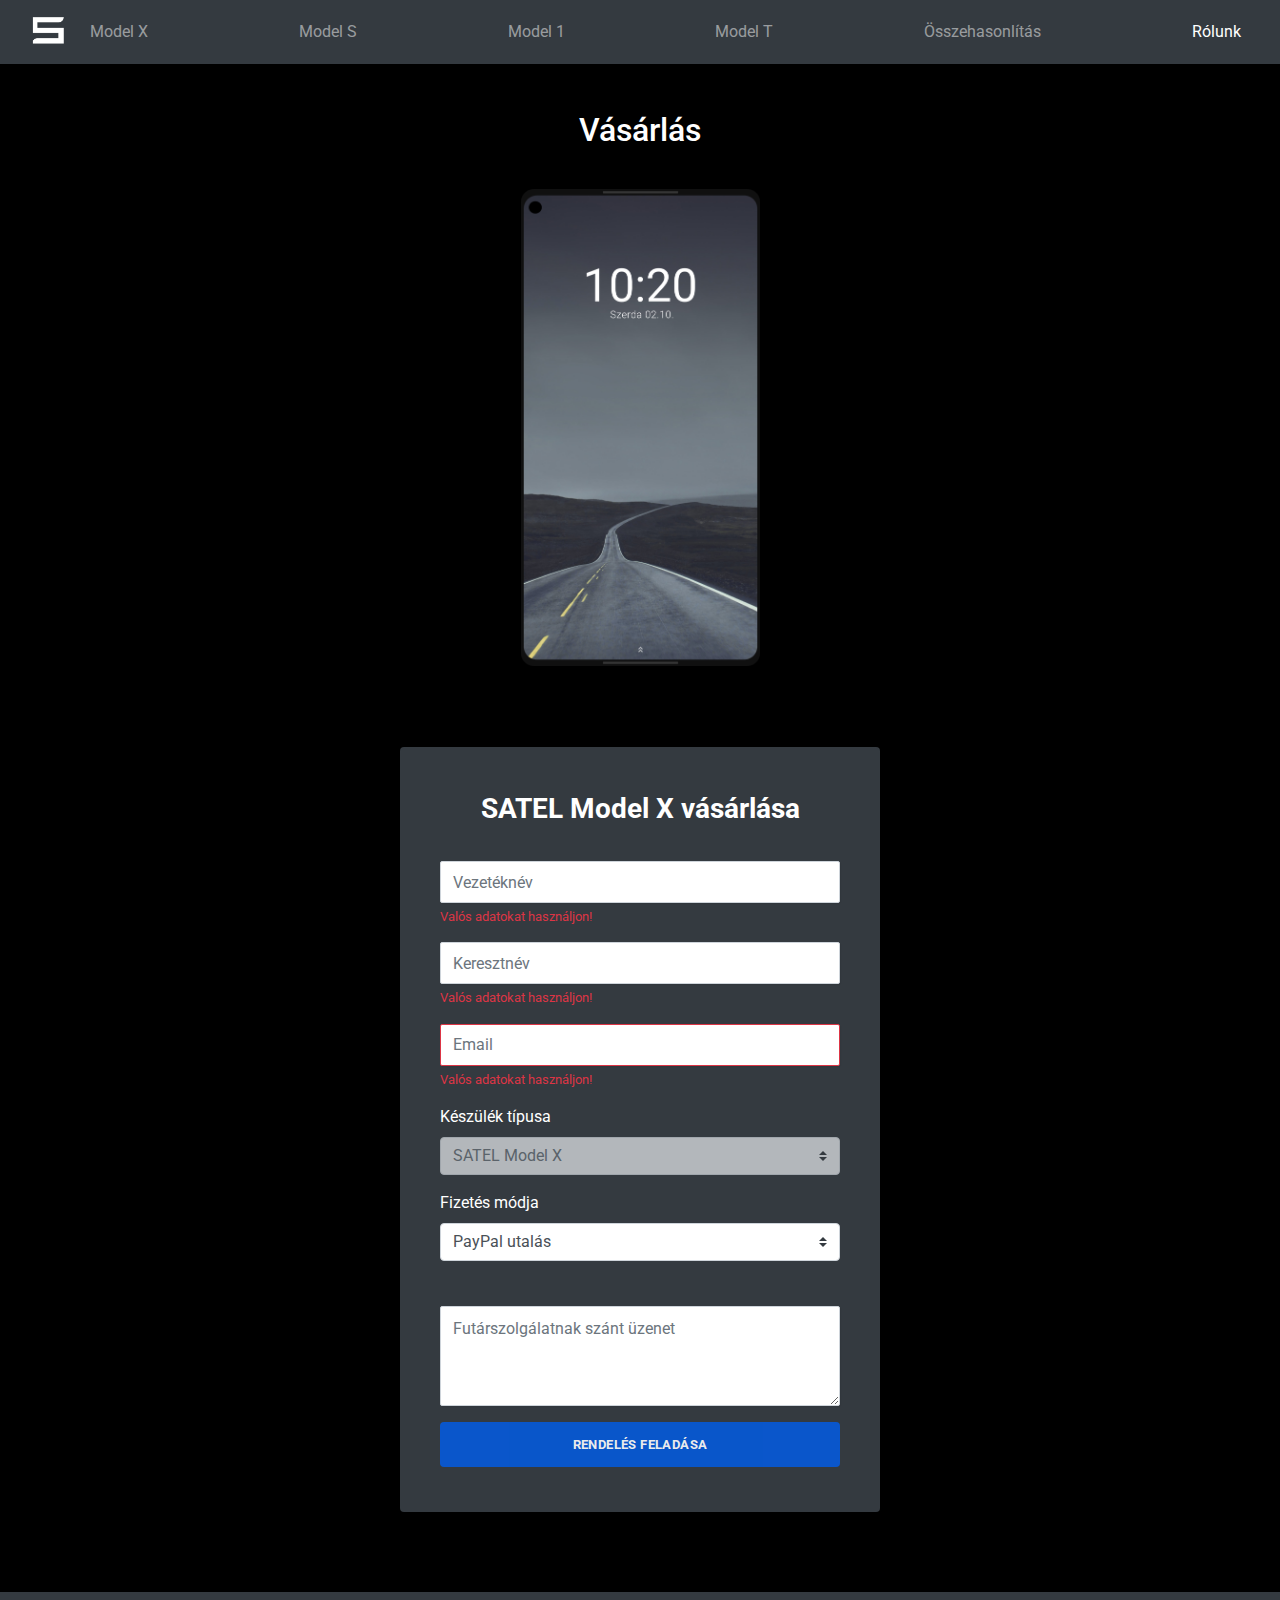
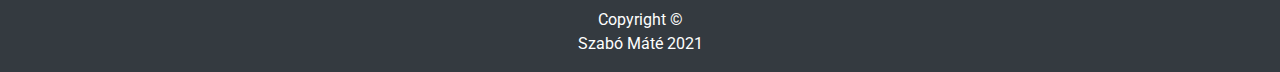
<file: x-buy.html>
<!DOCTYPE html>
<html style="color: rgb(17,17,17);">

<head>
    <meta charset="utf-8">
    <meta name="viewport" content="width=device-width, initial-scale=1.0, shrink-to-fit=no">
    <title>Vizsga</title>
    <link rel="icon" type="image/png" sizes="256x256" href="/assets/img/satel.png?h=edd8dccc657f54d1476982cf4995355c">
    <link rel="icon" type="image/png" sizes="256x256" href="/assets/img/satel.png?h=edd8dccc657f54d1476982cf4995355c">
    <link rel="icon" type="image/png" sizes="256x256" href="/assets/img/satel.png?h=edd8dccc657f54d1476982cf4995355c">
    <link rel="icon" type="image/png" sizes="256x256" href="/assets/img/satel.png?h=edd8dccc657f54d1476982cf4995355c">
    <link rel="icon" type="image/png" sizes="256x256" href="/assets/img/satel.png?h=edd8dccc657f54d1476982cf4995355c">
    <link rel="stylesheet" href="https://cdnjs.cloudflare.com/ajax/libs/twitter-bootstrap/4.5.2/css/bootstrap.min.css">
    <link rel="stylesheet" href="https://fonts.googleapis.com/css?family=Lora">
    <link rel="stylesheet" href="https://fonts.googleapis.com/css?family=Noto+Sans">
    <link rel="stylesheet" href="https://fonts.googleapis.com/css?family=Roboto:100,100i,300,300i,400,400i,500,500i,700,700i,900,900i">
    <link rel="stylesheet" href="https://fonts.googleapis.com/css?family=Roboto+Condensed">
    <link rel="stylesheet" href="https://fonts.googleapis.com/css?family=Roboto+Mono">
    <link rel="stylesheet" href="https://fonts.googleapis.com/css?family=Roboto+Slab">
    <link rel="stylesheet" href="https://cdnjs.cloudflare.com/ajax/libs/font-awesome/4.7.0/css/font-awesome.min.css">
    <link rel="stylesheet" href="/assets/css/styles.min.css?h=7497dab112566ddcca67f2061e583b41">
</head>

<body style="padding-top: 76px;color: rgb(255,255,255);background: rgb(0,0,0);font-family: Roboto, sans-serif;">
    <nav class="navbar navbar-dark navbar-expand-md fixed-top bg-dark">
        <div class="container-fluid"><a class="navbar-brand" href="/index.html" style="height: 48px;"><img id="logo" src="/assets/img/satel.png?h=edd8dccc657f54d1476982cf4995355c"></a><button data-toggle="collapse" class="navbar-toggler" data-target="#navcol-1"><span class="sr-only">Toggle navigation</span><span class="navbar-toggler-icon"></span></button>
            <div
                class="collapse navbar-collapse" id="navcol-1">
                <ul class="nav navbar-nav flex-grow-1 justify-content-between">
                    <li class="nav-item"><a class="nav-link" href="/index.html#model-x">Model X</a></li>
                    <li class="nav-item"><a class="nav-link" href="/index.html#model-s">Model S</a></li>
                    <li class="nav-item"><a class="nav-link" href="/index.html#model-1">Model 1</a></li>
                    <li class="nav-item"><a class="nav-link" href="/index.html#model-t">Model T</a></li>
                    <li class="nav-item"><a class="nav-link" href="#">Összehasonlítás</a></li>
                    <li class="nav-item"><a class="nav-link active" href="#">Rólunk</a></li>
                </ul>
        </div>
        </div>
    </nav>
    <!-- Start: Article Clean -->
    <div class="article-clean" style="margin-top: -10px;margin-bottom: 71px;background: #000000;color: rgb(255,255,255);font-family: Roboto, sans-serif;">
        <div class="container">
            <div class="row" style="color: rgb(255,255,255);background: #000000;">
                <div class="col-lg-10 col-xl-8 offset-lg-1 offset-xl-2">
                    <!-- Start: Intro -->
                    <div class="text-center intro">
                        <h1 class="text-center">Vásárlás</h1><img class="img-fluid" src="/assets/img/Phone%20front.png?h=cc3ca8992097038bd7f452d5cda0faaf" style="width: 239px;"></div>
                    <!-- End: Intro -->
                    <!-- Start: Text -->
                    <div class="text">
                        <figure></figure>
                    </div>
                    <!-- End: Text -->
                </div>
            </div>
        </div>
    </div>
    <!-- End: Article Clean -->
    <!-- Start: Contact Form Clean -->
    <div class="contact-clean" style="background: rgb(0,0,0);margin-top: -100px;">
        <form method="post" style="background: rgb(52,58,64);" action="https://formspree.io/mateszabo2001@gmail.com" enctype="multipart/form-data">
            <h2 class="text-center" style="color: rgb(255,255,255);">SATEL Model X vásárlása</h2>
            <!-- Start: Success Example -->
            <div class="form-group"><input class="form-control" type="text" name="name" placeholder="Vezetéknév" required="">
                <!-- Start: The Error Message --><small class="form-text text-danger">Valós adatokat használjon!</small>
                <!-- End: The Error Message -->
            </div>
            <!-- End: Success Example -->
            <div class="form-group"><input class="form-control" type="text" placeholder="Keresztnév" required="">
                <!-- Start: The Error Message --><small class="form-text text-danger">Valós adatokat használjon!</small>
                <!-- End: The Error Message -->
            </div>
            <!-- Start: Error Example -->
            <div class="form-group"><input class="form-control is-invalid" type="email" name="email" placeholder="Email" required="">
                <!-- Start: The Error Message --><small class="form-text text-danger">Valós adatokat használjon!</small>
                <!-- End: The Error Message -->
            </div>
            <!-- End: Error Example -->
            <div class="form-group"><label style="color: rgb(255,255,255);">Készülék típusa</label><select class="custom-select" required="" disabled=""><optgroup label="Okostelefonok"><option value="12" selected="">SATEL Model X</option><option value="13">SATEL Model S</option><option value="14">SATEL Model 1</option></optgroup></select></div>
            <div
                class="form-group"><label style="color: rgb(255,255,255);">Fizetés módja</label><select class="custom-select" required=""><optgroup label="Elérhető fizetési módok"><option value="12" selected="">PayPal utalás</option><option value="13">Előreutalás</option><option value="14">Utánvét</option></optgroup></select></div>
    <div
        class="form-group"><textarea class="form-control" name="message" placeholder="Futárszolgálatnak szánt üzenet" rows="14" minlength="10" style="margin-top: 45px;"></textarea></div>
        <div class="form-group text-center"><button class="btn btn-primary btn-block" type="">Rendelés feladása</button></div>
        </form>
        </div>
        <!-- End: Contact Form Clean -->
        <footer class="text-white d-flex d-xl-flex flex-column justify-content-center align-items-center align-content-center justify-content-xl-center align-items-xl-center" style="background: #343a40;height: 80px;width: 100%;position: absolute;/*bottom: 0;*/">
            <div class="d-flex d-xl-flex flex-column justify-content-xl-center align-items-xl-center">
                <p class="text-center" style="margin-bottom: 0;">Copyright ©<br></p>
                <p class="text-center" style="margin-bottom: 0;">Szabó Máté 2021<br></p>
            </div>
        </footer>
        <script src="https://cdnjs.cloudflare.com/ajax/libs/jquery/3.5.1/jquery.min.js"></script>
        <script src="https://cdnjs.cloudflare.com/ajax/libs/twitter-bootstrap/4.5.2/js/bootstrap.bundle.min.js"></script>
        <script src="/assets/js/script.min.js?h=87a98683d2d7c1551b198849b82b3c25"></script>
</body>

</html>
</file>
<file: assets/css/styles.min.css>
.article-clean{color:#56585b;background-color:#fff;font-family:Lora,serif;font-size:14px}.article-clean .intro{font-size:16px;margin:0 auto 30px}.article-clean .intro h1{font-size:32px;margin-bottom:15px;padding-top:20px;line-height:1.5;color:inherit;margin-top:20px}.article-clean .intro p{color:#929292;font-size:12px}.article-clean .intro p .by{font-style:italic}.article-clean .intro p .date{text-transform:uppercase;padding:4px 0 4px 10px;margin-left:10px;border-left:1px solid #ddd}.article-clean .intro p a{color:#333;text-transform:uppercase;padding-left:3px}.article-clean .intro img{margin-top:20px}.article-clean .text p{margin-bottom:20px;line-height:1.45}.article-clean .text h2{margin-top:28px;margin-bottom:20px;line-height:1.45;font-size:16px;font-weight:700;color:#333}@media (min-width:768px){.article-clean .text p{font-size:16px}.article-clean .text h2{font-size:20px}}.article-clean .text figure{text-align:center;margin-top:30px;margin-bottom:20px}.article-clean .text figure img{margin-bottom:12px;max-width:100%}.buy{margin-right:15px;cursor:pointer}.touch{color:#fff;font-weight:300;font-size:16px}.contact-clean{background:#f1f7fc;padding:80px 0}.contact-clean form{max-width:480px;width:90%;margin:0 auto;background-color:#fff;padding:40px;border-radius:4px;color:#505e6c;box-shadow:1px 1px 5px rgba(0,0,0,.1)}.contact-clean h2{margin-top:5px;font-weight:700;font-size:28px;margin-bottom:36px;color:inherit}.contact-clean .form-group:last-child{margin-bottom:5px}.contact-clean form .form-control{background:#fff;border-radius:2px;box-shadow:1px 1px 1px rgba(0,0,0,.05);outline:0;color:inherit;padding-left:12px;height:42px}.contact-clean form .form-control:focus{border:1px solid #b2b2b2}.contact-clean form textarea.form-control{min-height:100px;max-height:260px;padding-top:10px;resize:vertical}.contact-clean form .btn{padding:16px 32px;border:none;background:0 0;box-shadow:none;text-shadow:none;opacity:.9;text-transform:uppercase;font-weight:700;font-size:13px;letter-spacing:.4px;line-height:1;outline:0!important}.contact-clean form .btn:hover,.highlight-blue .buttons .btn:hover,.highlight-phone .intro .btn:hover{opacity:1}.contact-clean form .btn:active,.highlight-blue .buttons .btn:active,.highlight-phone .intro .btn:active{transform:translateY(1px)}.contact-clean form .btn-primary{background-color:#055ada!important;margin-top:15px;color:#fff}.features-boxed{color:#313437;background-color:#eef4f7}.features-boxed p,.highlight-phone p{color:#7d8285}.features-boxed h2{font-weight:700;margin-bottom:40px;padding-top:40px;color:inherit}.features-boxed .intro{font-size:16px;max-width:500px;margin:0 auto}.features-boxed .intro p{margin-bottom:0}.features-boxed .features{padding:50px 0}.features-boxed .item,.highlight-blue .buttons{text-align:center}.features-boxed .item .box{text-align:center;padding:30px;background-color:#fff;margin-bottom:30px}.features-boxed .item .icon{font-size:60px;color:#1485ee;margin-top:20px;margin-bottom:35px}.features-boxed .item .name{font-weight:700;font-size:18px;margin-bottom:8px;margin-top:0;color:inherit}.features-boxed .item .description{font-size:15px;margin-top:15px;margin-bottom:20px}.highlight-blue{color:#fff;background-color:#1e6add;padding:50px 0}.highlight-blue p{color:#c4d5ef;line-height:1.5}.highlight-blue h2{font-weight:400;margin-bottom:25px;line-height:1.5;padding-top:0;margin-top:0;color:inherit}.highlight-blue .intro{font-size:16px;max-width:500px;margin:0 auto 25px}.highlight-blue .buttons .btn{padding:16px 32px;margin:6px;border:none;background:0 0;box-shadow:none;text-shadow:none;opacity:.9;text-transform:uppercase;font-weight:700;font-size:13px;letter-spacing:.4px;line-height:1}.highlight-blue .buttons .btn-primary,.highlight-blue .buttons .btn-primary:active{border:2px solid rgba(255,255,255,.7);border-radius:6px;color:#ebeff1;box-shadow:none;text-shadow:none;padding:14px 24px;background:0 0;transition:background-color .25s}.highlight-phone{color:#313437;background-color:#eef4f7;padding:50px 0 55px;overflow:hidden}.highlight-phone h2{font-weight:700;margin-bottom:35px;line-height:1.5;padding-top:0;margin-top:0;color:inherit}.highlight-phone .intro{font-size:18px;max-width:500px;line-height:1.5}@media (max-width:767px){.contact-clean{padding:20px 0}.contact-clean form{padding:30px}.features-boxed h2{margin-bottom:25px;padding-top:25px;font-size:24px}.highlight-phone{text-align:center}.highlight-phone .intro{max-width:none}}.highlight-phone .intro p{margin-bottom:35px}.highlight-phone .intro .btn{padding:16px 32px;border:none;background:0 0;box-shadow:none;text-shadow:none;opacity:.9;text-transform:uppercase;font-weight:700;font-size:13px;letter-spacing:.4px;line-height:1}.highlight-phone .intro .btn-primary{background-color:#055ada;color:#fff}.highlight-phone .phone-mockup{position:relative;max-width:260px;margin-top:-30px;margin-bottom:-230px;transform:rotate(-15deg)}.highlight-phone .phone-mockup img.device{width:100%;height:auto}.highlight-phone .phone-mockup .screen{position:absolute;width:94%;height:91%;top:1%;left:3%;border:1px solid #444;border-radius:20px;overflow:hidden;background:url(screen-content-phone.jpg) center/cover;z-index:-1}.highlight-phone .phone-mockup .screen:before{content:'';background-color:#fff;position:absolute;width:70%;height:140%;top:-6%;right:-60%;transform:rotate(-19deg);opacity:.2}.product{padding-top:65px;text-align:center;padding-bottom:65px}.product .h2{font-size:27px;font-weight:400}.product h1{font-size:55px;font-weight:700}.product .links{margin-bottom:25px;font-size:22px}.product.model-x{background-color:#f9f9f9}#logo{line-height:0;width:35px}.navbar-dark .navbar-nav .nav-link{color:rgba(255,255,255,.5);transition:.5s}#hero{height:100vh}#scroll-icon{font-size:83px;color:#fff;font-weight:83}@media (min-width:576px){#model-t-front{width:512px;height:auto}}@media (min-width:992px){#model-t-front{width:900px;height:auto}}@media (min-width:300px){.model-t{width:86%}}.phone-front{width:340px}:root{scroll-behavior:smooth}#about-img{width:50%}
</file>
